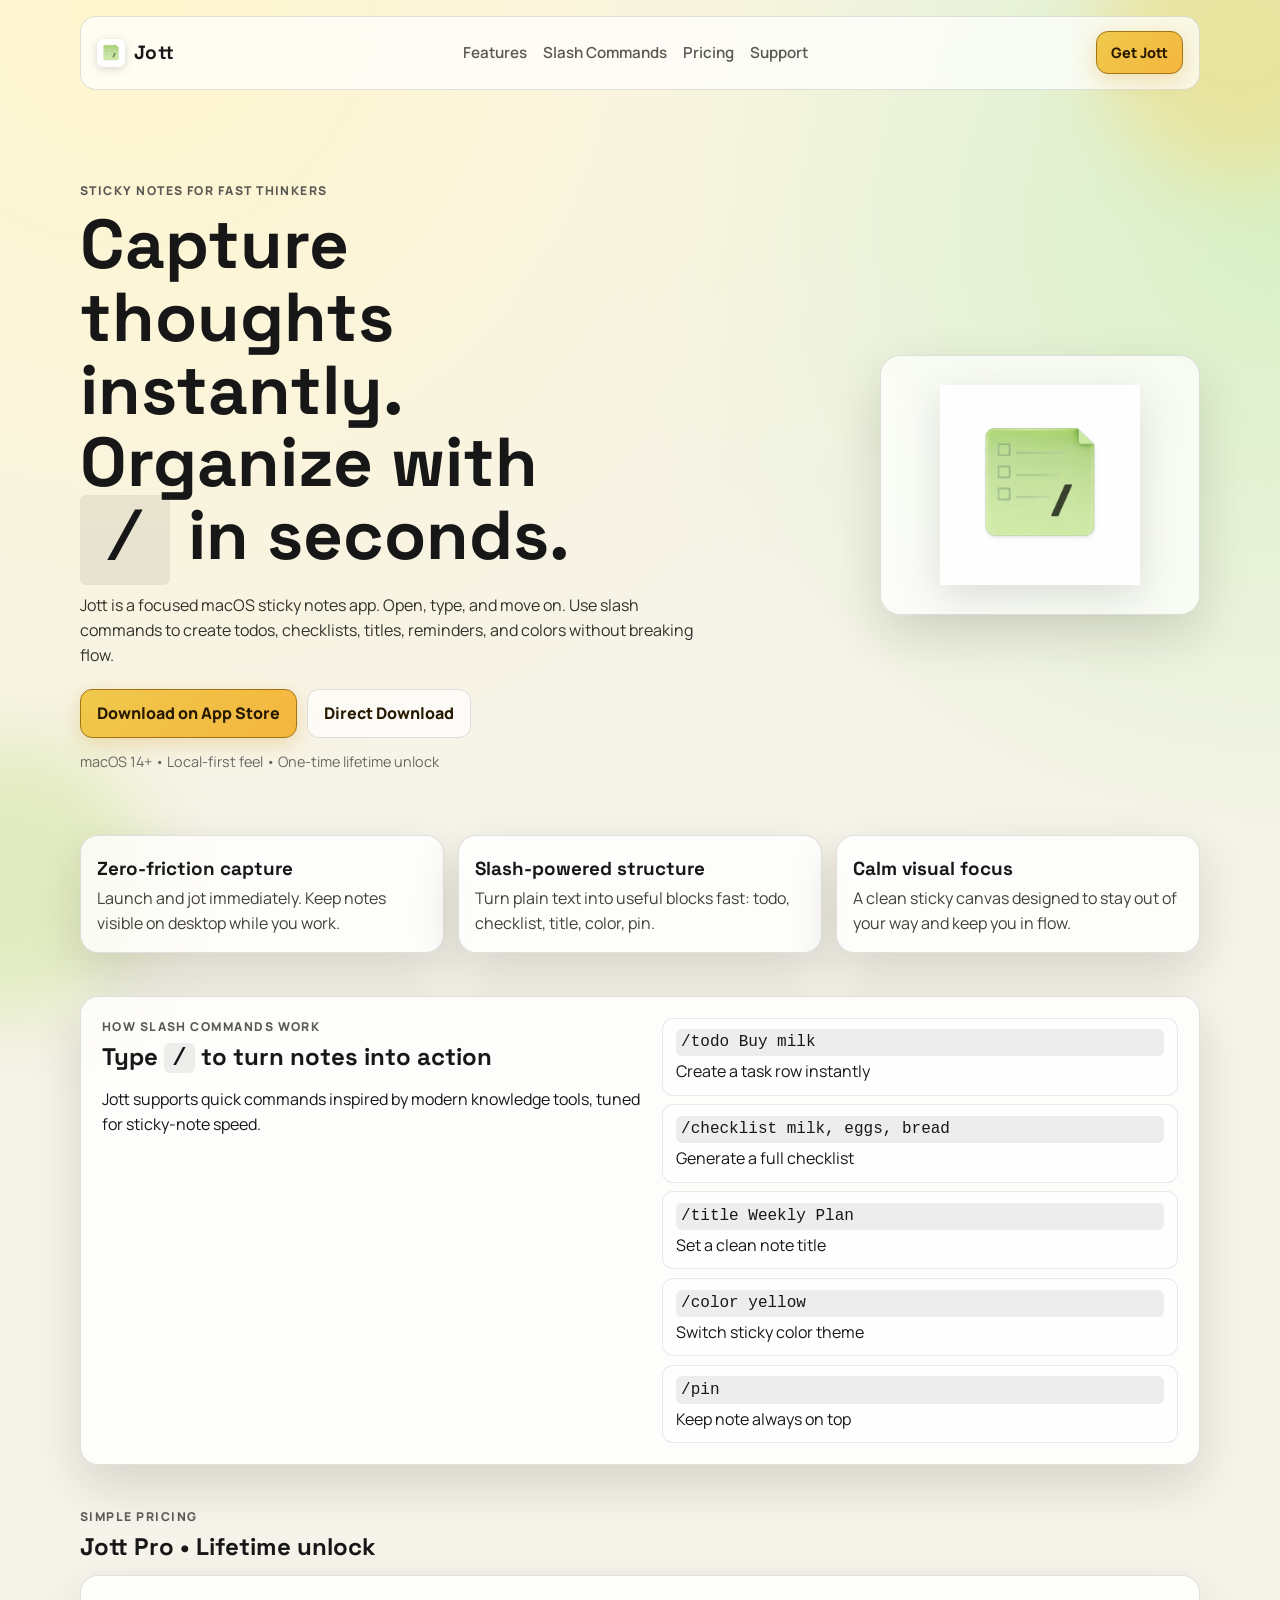
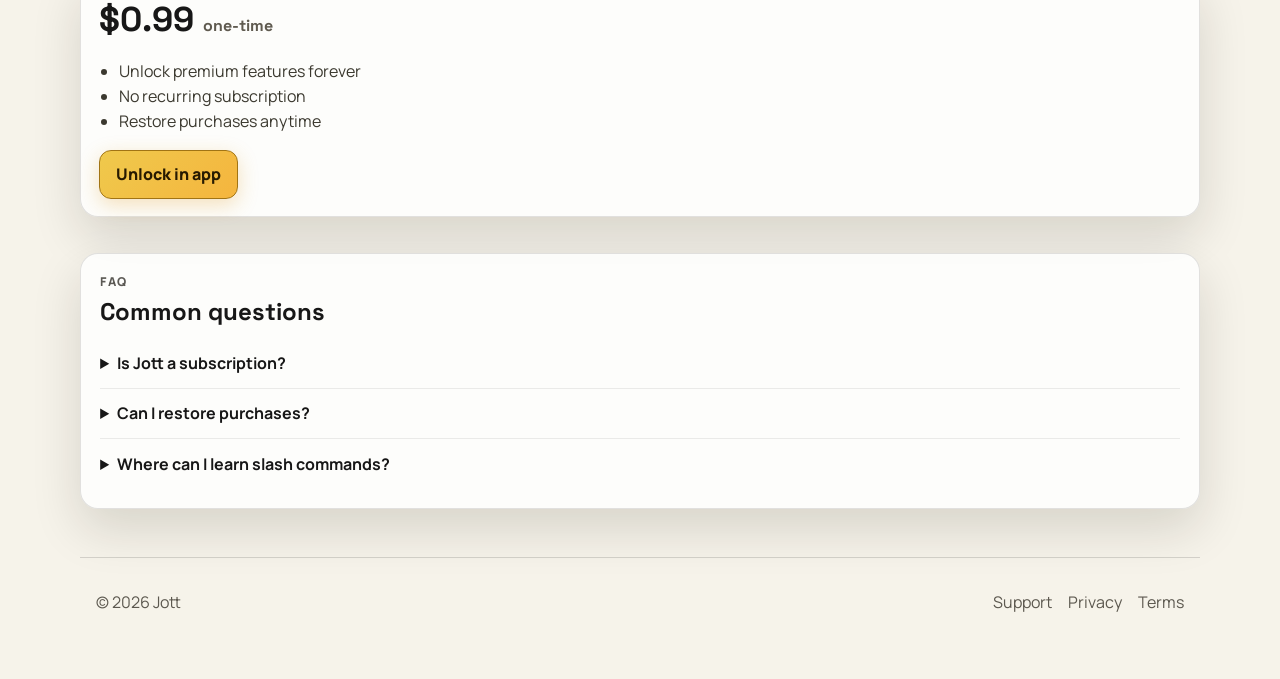
<file: website/index.html>
<!doctype html>
<html lang="en">

<head>
  <meta charset="UTF-8" />
  <meta name="viewport" content="width=device-width, initial-scale=1.0" />
  <title>Jott - Sticky Notes for Fast Thinkers</title>
  <meta name="description"
    content="Jott helps you capture thoughts instantly on macOS with clean sticky notes, slash commands, and one-time lifetime unlock." />
  <meta property="og:title" content="Jott - Sticky Notes for Fast Thinkers" />
  <meta property="og:description"
    content="Capture thoughts instantly with slash commands, quick sticky notes, and a distraction-free desktop workflow." />
  <meta property="og:type" content="website" />
  <meta property="og:url" content="https://jott.app" />
  <meta property="og:image" content="https://jott.app/jott-logo.png" />
  <meta name="theme-color" content="#f5df77" />
  <link rel="icon" type="image/png" href="./jott-logo.png" />
  <link rel="preconnect" href="https://fonts.googleapis.com" />
  <link rel="preconnect" href="https://fonts.gstatic.com" crossorigin />
  <link
    href="https://fonts.googleapis.com/css2?family=Manrope:wght@400;500;600;700;800&family=Space+Grotesk:wght@500;700&display=swap"
    rel="stylesheet" />
  <link rel="stylesheet" href="./styles.css" />
</head>

<body>
  <div class="bg-orb bg-orb-a" aria-hidden="true"></div>
  <div class="bg-orb bg-orb-b" aria-hidden="true"></div>

  <header class="site-header">
    <a class="brand" href="./index.html" aria-label="Jott Home">
      <img class="brand-logo" src="./jott-logo.png" alt="Jott logo" />
      <span>Jott</span>
    </a>
    <nav class="nav">
      <a href="#features">Features</a>
      <a href="#slash">Slash Commands</a>
      <a href="#pricing">Pricing</a>
      <a href="./support.html">Support</a>
    </nav>
    <a class="btn btn-small" href="#download">Get Jott</a>
  </header>

  <main>
    <section class="hero reveal">
      <div class="hero-layout">
        <div>
          <p class="eyebrow">Sticky notes for fast thinkers</p>
          <h1>Capture thoughts instantly.<br />Organize with <code>/</code> in seconds.</h1>
          <p class="hero-copy">
            Jott is a focused macOS sticky notes app. Open, type, and move on. Use slash
            commands to create todos, checklists, titles, reminders, and colors without breaking flow.
          </p>
          <div class="hero-actions" id="download">
            <a class="btn" href="#" aria-label="Download on Mac App Store">Download on App Store</a>
            <a class="btn btn-ghost" href="./Jot.dmg" download>Direct Download</a>
          </div>
          <p class="micro">macOS 14+ • Local-first feel • One-time lifetime unlock</p>
        </div>
        <aside class="hero-logo-panel" aria-label="Jott logo showcase">
          <img class="hero-logo" src="./jott-logo.png" alt="Jott logo" />
        </aside>
      </div>
    </section>

    <section class="grid-three reveal" id="features">
      <article class="feature-card">
        <h3>Zero-friction capture</h3>
        <p>Launch and jot immediately. Keep notes visible on desktop while you work.</p>
      </article>
      <article class="feature-card">
        <h3>Slash-powered structure</h3>
        <p>Turn plain text into useful blocks fast: todo, checklist, title, color, pin.</p>
      </article>
      <article class="feature-card">
        <h3>Calm visual focus</h3>
        <p>A clean sticky canvas designed to stay out of your way and keep you in flow.</p>
      </article>
    </section>

    <section class="slash reveal" id="slash">
      <div>
        <p class="eyebrow">How slash commands work</p>
        <h2>Type <code>/</code> to turn notes into action</h2>
        <p>
          Jott supports quick commands inspired by modern knowledge tools, tuned for sticky-note speed.
        </p>
      </div>
      <div class="command-list" role="list" aria-label="Slash commands examples">
        <p role="listitem"><code>/todo Buy milk</code><span>Create a task row instantly</span></p>
        <p role="listitem"><code>/checklist milk, eggs, bread</code><span>Generate a full checklist</span></p>
        <p role="listitem"><code>/title Weekly Plan</code><span>Set a clean note title</span></p>
        <p role="listitem"><code>/color yellow</code><span>Switch sticky color theme</span></p>
        <p role="listitem"><code>/pin</code><span>Keep note always on top</span></p>
      </div>
    </section>

    <section class="pricing reveal" id="pricing">
      <p class="eyebrow">Simple pricing</p>
      <h2>Jott Pro • Lifetime unlock</h2>
      <div class="price-box">
        <p class="price">$0.99 <span>one-time</span></p>
        <ul>
          <li>Unlock premium features forever</li>
          <li>No recurring subscription</li>
          <li>Restore purchases anytime</li>
        </ul>
        <a class="btn" href="#download">Unlock in app</a>
      </div>
    </section>

    <section class="faq reveal">
      <p class="eyebrow">FAQ</p>
      <h2>Common questions</h2>
      <details>
        <summary>Is Jott a subscription?</summary>
        <p>No. Jott Pro is a one-time lifetime purchase.</p>
      </details>
      <details>
        <summary>Can I restore purchases?</summary>
        <p>Yes. Use the in-app “Restore Purchases” action to sync your entitlement.</p>
      </details>
      <details>
        <summary>Where can I learn slash commands?</summary>
        <p>Inside the app: Help → Slash Commands Guide, or from the examples above.</p>
      </details>
    </section>
  </main>

  <footer class="site-footer">
    <p>© <span id="year"></span> Jott</p>
    <div>
      <a href="./support.html">Support</a>
      <a href="./privacy.html">Privacy</a>
      <a href="./terms.html">Terms</a>
    </div>
  </footer>

  <script src="./script.js"></script>
</body>

</html>
</file>
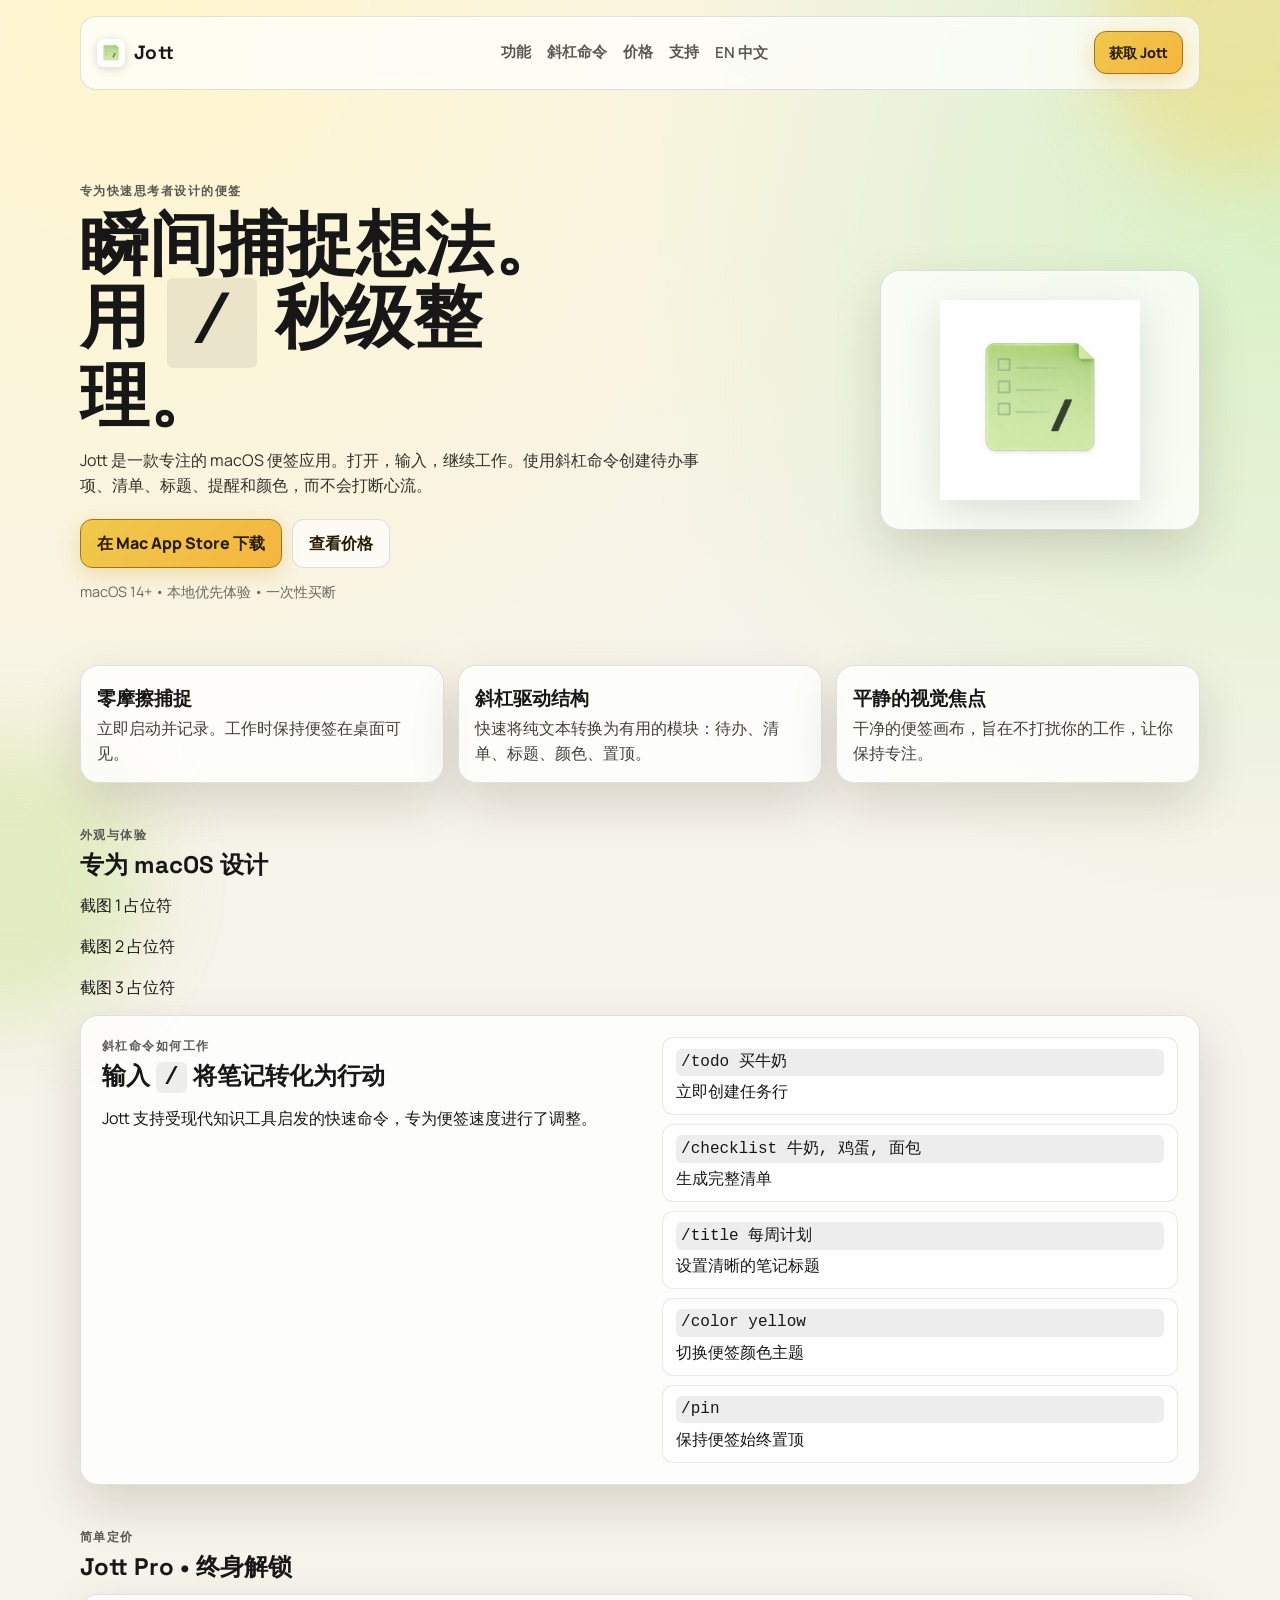
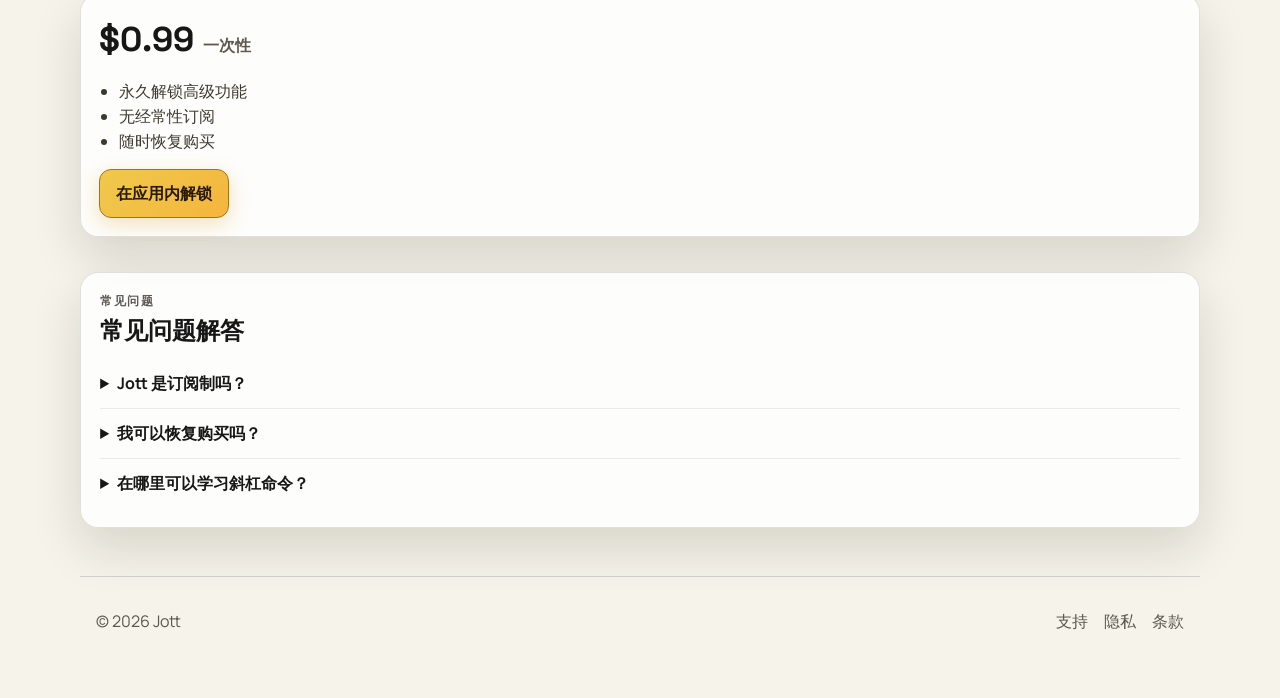
<file: website/index-zh.html>
<!doctype html>
<html lang="zh-CN">

<head>
  <meta charset="UTF-8" />
  <meta name="viewport" content="width=device-width, initial-scale=1.0" />
  <title>Jott - 快速思考者的便签工具</title>
  <meta name="description"
    content="Jott 帮助你在 macOS 上瞬间捕捉想法，拥有整洁的便签界面、斜杠命令和一次性买断制。" />
  <meta property="og:title" content="Jott - 快速思考者的便签工具" />
  <meta property="og:description"
    content="通过斜杠命令瞬间捕捉想法，快速便签，以及无干扰的桌面工作流。" />
  <meta property="og:type" content="website" />
  <meta property="og:url" content="https://jott.app/index-zh.html" />
  <meta property="og:image" content="https://jott.app/jott-logo.png" />
  <meta name="theme-color" content="#f5df77" />
  <link rel="icon" type="image/png" href="./jott-logo.png" />
  <link rel="preconnect" href="https://fonts.googleapis.com" />
  <link rel="preconnect" href="https://fonts.gstatic.com" crossorigin />
  <link
    href="https://fonts.googleapis.com/css2?family=Manrope:wght@400;500;600;700;800&family=Space+Grotesk:wght@500;700&display=swap"
    rel="stylesheet" />
  <link rel="stylesheet" href="./styles.css" />
</head>

<body>
  <div class="bg-orb bg-orb-a" aria-hidden="true"></div>
  <div class="bg-orb bg-orb-b" aria-hidden="true"></div>

  <header class="site-header">
    <a class="brand" href="./index-zh.html" aria-label="Jott 首页">
      <img class="brand-logo" src="./jott-logo.png" alt="Jott logo" />
      <span>Jott</span>
    </a>
    <nav class="nav">
      <a href="#features">功能</a>
      <a href="#slash">斜杠命令</a>
      <a href="#pricing">价格</a>
      <a href="./support-zh.html">支持</a>
      <div class="lang-switch">
        <a href="./index.html">EN</a>
        <a href="./index-zh.html" class="active">中文</a>
      </div>
    </nav>
    <a class="btn btn-small" href="#download">获取 Jott</a>
  </header>

  <main>
    <section class="hero reveal">
      <div class="hero-layout">
        <div>
          <p class="eyebrow">专为快速思考者设计的便签</p>
          <h1>瞬间捕捉想法。<br />用 <code>/</code> 秒级整理。</h1>
          <p class="hero-copy">
            Jott 是一款专注的 macOS 便签应用。打开，输入，继续工作。使用斜杠命令创建待办事项、清单、标题、提醒和颜色，而不会打断心流。
          </p>
          <div class="hero-actions" id="download">
            <a class="btn" href="#" aria-label="Download on Mac App Store">在 Mac App Store 下载</a>
            <a class="btn btn-ghost" href="#pricing">查看价格</a>
          </div>
          <p class="micro">macOS 14+ • 本地优先体验 • 一次性买断</p>
        </div>
        <aside class="hero-logo-panel" aria-label="Jott 品牌 Logo 展示">
          <img class="hero-logo" src="./jott-logo.png" alt="Jott logo" />
        </aside>
      </div>
    </section>

    <section class="grid-three reveal" id="features">
      <article class="feature-card">
        <h3>零摩擦捕捉</h3>
        <p>立即启动并记录。工作时保持便签在桌面可见。</p>
      </article>
      <article class="feature-card">
        <h3>斜杠驱动结构</h3>
        <p>快速将纯文本转换为有用的模块：待办、清单、标题、颜色、置顶。</p>
      </article>
      <article class="feature-card">
        <h3>平静的视觉焦点</h3>
        <p>干净的便签画布，旨在不打扰你的工作，让你保持专注。</p>
      </article>
    </section>

    <section class="screenshots reveal" id="screenshots">
      <p class="eyebrow">外观与体验</p>
      <h2>专为 macOS 设计</h2>
      <div class="screenshots-grid">
        <div class="screenshot-item">
          <p>截图 1 占位符</p>
          <!-- <img src="./screenshot1.png" alt="Jott 主窗口" class="screenshot-img" /> -->
        </div>
        <div class="screenshot-item">
          <p>截图 2 占位符</p>
          <!-- <img src="./screenshot2.png" alt="斜杠命令菜单" class="screenshot-img" /> -->
        </div>
        <div class="screenshot-item">
          <p>截图 3 占位符</p>
          <!-- <img src="./screenshot3.png" alt="深色模式" class="screenshot-img" /> -->
        </div>
      </div>
    </section>

    <section class="slash reveal" id="slash">
      <div>
        <p class="eyebrow">斜杠命令如何工作</p>
        <h2>输入 <code>/</code> 将笔记转化为行动</h2>
        <p>
          Jott 支持受现代知识工具启发的快速命令，专为便签速度进行了调整。
        </p>
      </div>
      <div class="command-list" role="list" aria-label="斜杠命令示例">
        <p role="listitem"><code>/todo 买牛奶</code><span>立即创建任务行</span></p>
        <p role="listitem"><code>/checklist 牛奶, 鸡蛋, 面包</code><span>生成完整清单</span></p>
        <p role="listitem"><code>/title 每周计划</code><span>设置清晰的笔记标题</span></p>
        <p role="listitem"><code>/color yellow</code><span>切换便签颜色主题</span></p>
        <p role="listitem"><code>/pin</code><span>保持便签始终置顶</span></p>
      </div>
    </section>

    <section class="pricing reveal" id="pricing">
      <p class="eyebrow">简单定价</p>
      <h2>Jott Pro • 终身解锁</h2>
      <div class="price-box">
        <p class="price">$0.99 <span>一次性</span></p>
        <ul>
          <li>永久解锁高级功能</li>
          <li>无经常性订阅</li>
          <li>随时恢复购买</li>
        </ul>
        <a class="btn" href="#download">在应用内解锁</a>
      </div>
    </section>

    <section class="faq reveal">
      <p class="eyebrow">常见问题</p>
      <h2>常见问题解答</h2>
      <details>
        <summary>Jott 是订阅制吗？</summary>
        <p>不是。Jott Pro 是一次性终身购买。</p>
      </details>
      <details>
        <summary>我可以恢复购买吗？</summary>
        <p>可以。使用应用内的“恢复购买”操作来同步你的权益。</p>
      </details>
      <details>
        <summary>在哪里可以学习斜杠命令？</summary>
        <p>在应用内：帮助 → 斜杠命令指南，或者参考上面的示例。</p>
      </details>
    </section>
  </main>

  <footer class="site-footer">
    <p>© <span id="year"></span> Jott</p>
    <div>
      <a href="./support-zh.html">支持</a>
      <a href="./privacy-zh.html">隐私</a>
      <a href="./terms-zh.html">条款</a>
    </div>
  </footer>

  <script src="./script.js"></script>
</body>

</html>
</file>
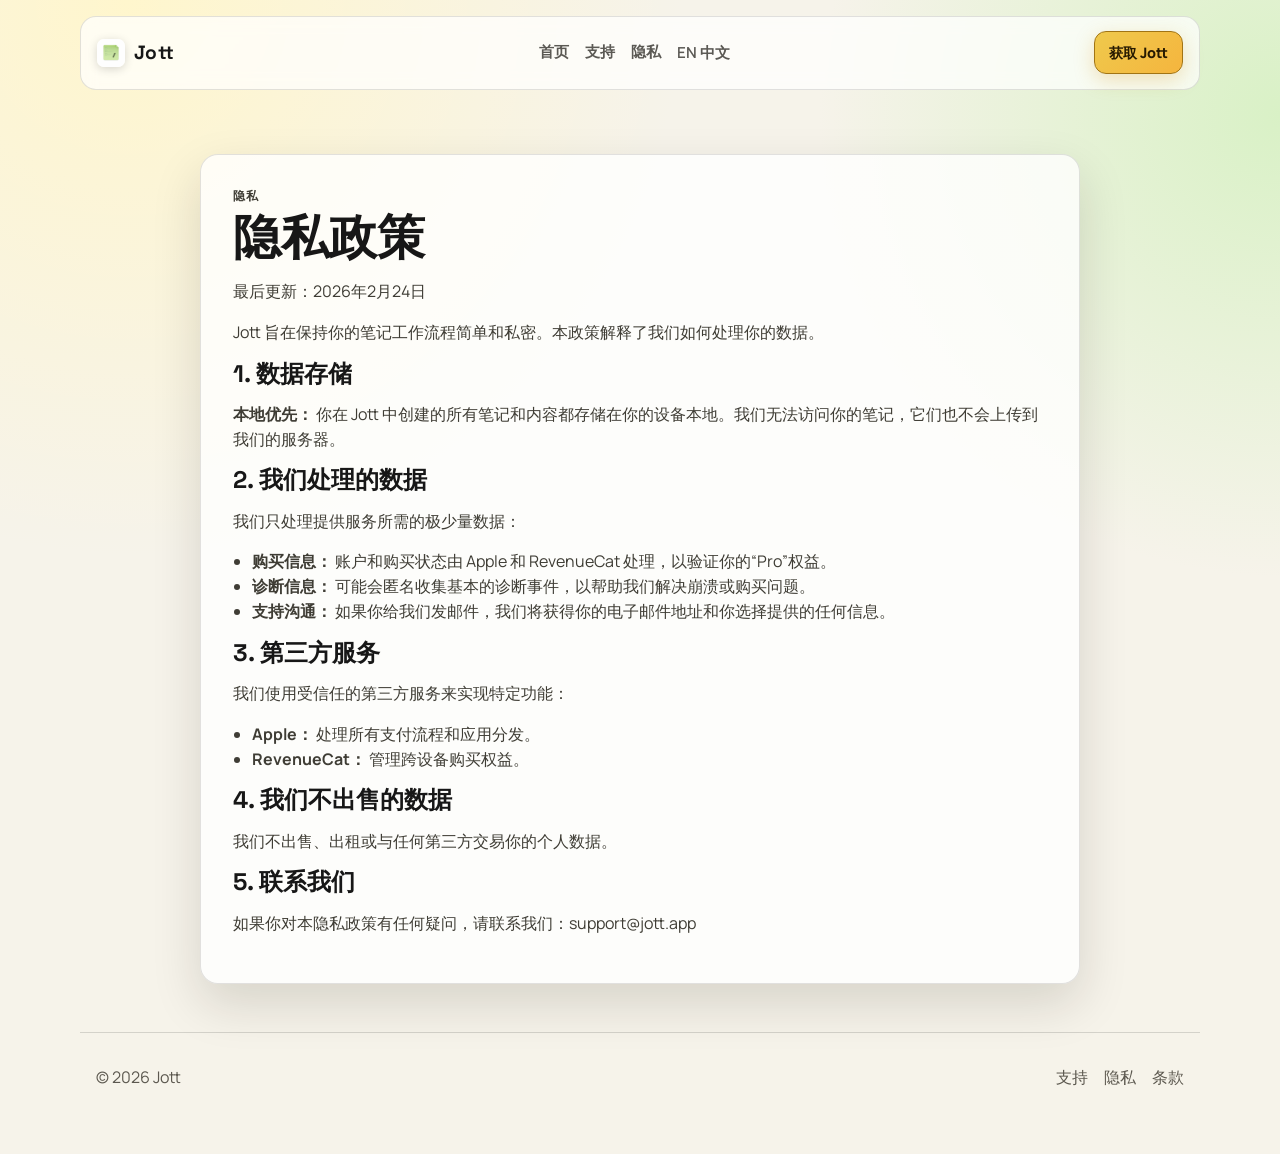
<file: website/privacy-zh.html>
<!doctype html>
<html lang="zh-CN">
  <head>
    <meta charset="UTF-8" />
    <meta name="viewport" content="width=device-width, initial-scale=1.0" />
    <title>Jott 隐私政策</title>
    <meta name="description" content="Jott 的隐私政策。" />
    <link rel="icon" type="image/png" href="./jott-logo.png" />
    <link rel="preconnect" href="https://fonts.googleapis.com" />
    <link rel="preconnect" href="https://fonts.gstatic.com" crossorigin />
    <link
      href="https://fonts.googleapis.com/css2?family=Manrope:wght@400;500;600;700;800&family=Space+Grotesk:wght@500;700&display=swap"
      rel="stylesheet"
    />
    <link rel="stylesheet" href="./styles.css" />
  </head>
  <body>
    <header class="site-header">
      <a class="brand" href="./index-zh.html"><img class="brand-logo" src="./jott-logo.png" alt="Jott logo" /><span>Jott</span></a>
      <nav class="nav">
        <a href="./index-zh.html">首页</a>
        <a href="./support-zh.html">支持</a>
        <a href="./privacy-zh.html">隐私</a>
        <div class="lang-switch">
          <a href="./privacy.html">EN</a>
          <a href="./privacy-zh.html" class="active">中文</a>
        </div>
      </nav>
      <a class="btn btn-small" href="./index-zh.html#download">获取 Jott</a>
    </header>

    <main class="page-shell reveal visible">
      <p class="eyebrow">隐私</p>
      <h1>隐私政策</h1>
      <p>最后更新：2026年2月24日</p>
      <p>
        Jott 旨在保持你的笔记工作流程简单和私密。本政策解释了我们如何处理你的数据。
      </p>

      <h2>1. 数据存储</h2>
      <p>
        <strong>本地优先：</strong> 你在 Jott 中创建的所有笔记和内容都存储在你的设备本地。我们无法访问你的笔记，它们也不会上传到我们的服务器。
      </p>

      <h2>2. 我们处理的数据</h2>
      <p>我们只处理提供服务所需的极少量数据：</p>
      <ul>
        <li><strong>购买信息：</strong> 账户和购买状态由 Apple 和 RevenueCat 处理，以验证你的“Pro”权益。</li>
        <li><strong>诊断信息：</strong> 可能会匿名收集基本的诊断事件，以帮助我们解决崩溃或购买问题。</li>
        <li><strong>支持沟通：</strong> 如果你给我们发邮件，我们将获得你的电子邮件地址和你选择提供的任何信息。</li>
      </ul>

      <h2>3. 第三方服务</h2>
      <p>
        我们使用受信任的第三方服务来实现特定功能：
      </p>
      <ul>
        <li><strong>Apple：</strong> 处理所有支付流程和应用分发。</li>
        <li><strong>RevenueCat：</strong> 管理跨设备购买权益。</li>
      </ul>

      <h2>4. 我们不出售的数据</h2>
      <p>我们不出售、出租或与任何第三方交易你的个人数据。</p>

      <h2>5. 联系我们</h2>
      <p>如果你对本隐私政策有任何疑问，请联系我们：<a href="mailto:support@jott.app">support@jott.app</a></p>
    </main>

    <footer class="site-footer">
      <p>© <span id="year"></span> Jott</p>
      <div>
        <a href="./support-zh.html">支持</a>
        <a href="./privacy-zh.html">隐私</a>
        <a href="./terms-zh.html">条款</a>
      </div>
    </footer>

    <script src="./script.js"></script>
  </body>
</html>
</file>
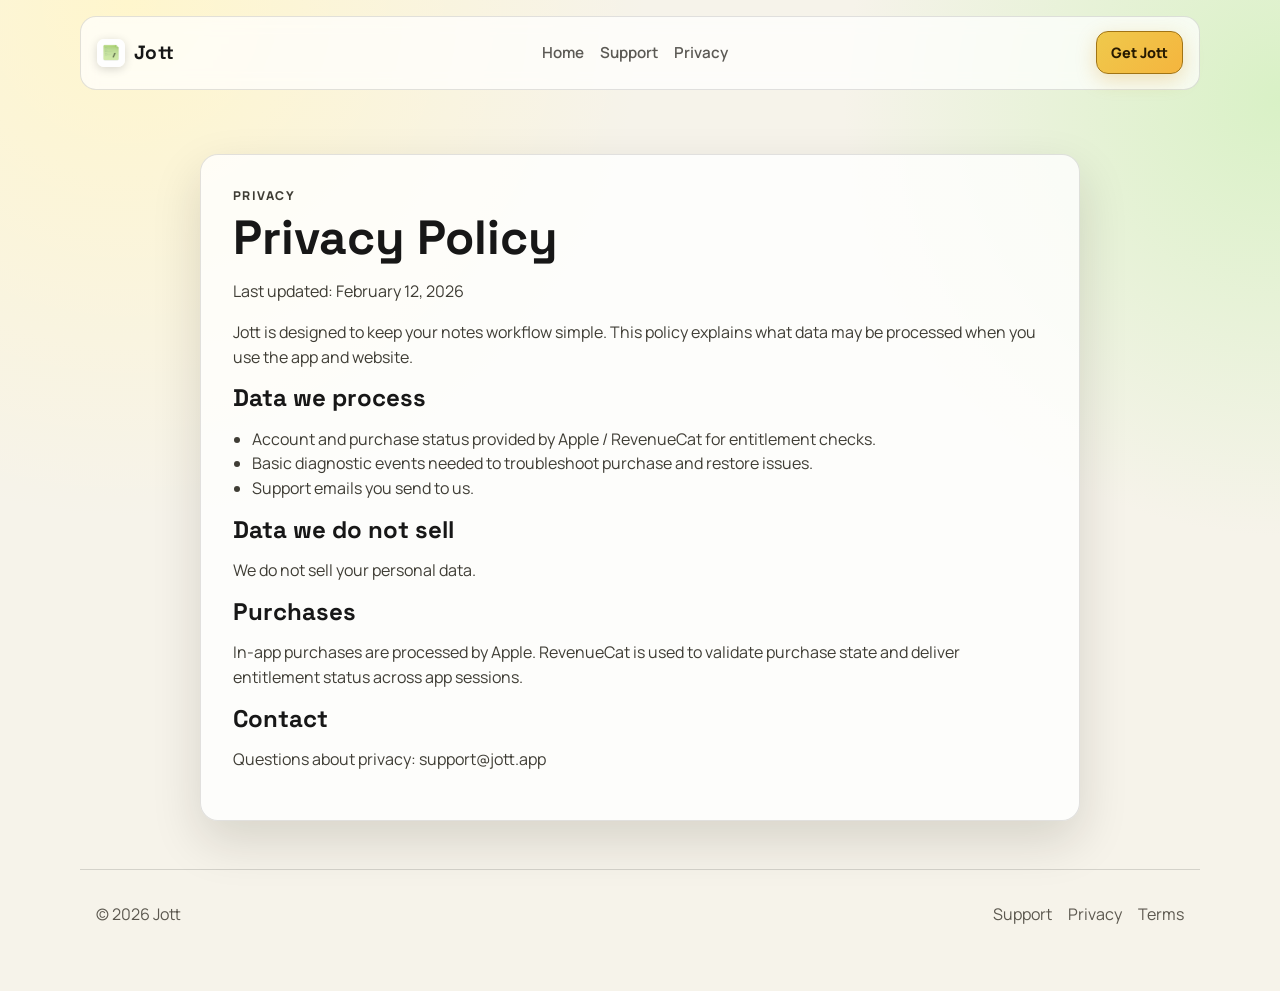
<file: website/privacy.html>
<!doctype html>
<html lang="en">
  <head>
    <meta charset="UTF-8" />
    <meta name="viewport" content="width=device-width, initial-scale=1.0" />
    <title>Jott Privacy Policy</title>
    <meta name="description" content="Privacy policy for Jott." />
    <link rel="icon" type="image/png" href="./jott-logo.png" />
    <link rel="preconnect" href="https://fonts.googleapis.com" />
    <link rel="preconnect" href="https://fonts.gstatic.com" crossorigin />
    <link
      href="https://fonts.googleapis.com/css2?family=Manrope:wght@400;500;600;700;800&family=Space+Grotesk:wght@500;700&display=swap"
      rel="stylesheet"
    />
    <link rel="stylesheet" href="./styles.css" />
  </head>
  <body>
    <header class="site-header">
      <a class="brand" href="./index.html"><img class="brand-logo" src="./jott-logo.png" alt="Jott logo" /><span>Jott</span></a>
      <nav class="nav">
        <a href="./index.html">Home</a>
        <a href="./support.html">Support</a>
        <a href="./privacy.html">Privacy</a>
      </nav>
      <a class="btn btn-small" href="./index.html#download">Get Jott</a>
    </header>

    <main class="page-shell reveal visible">
      <p class="eyebrow">Privacy</p>
      <h1>Privacy Policy</h1>
      <p>Last updated: February 12, 2026</p>
      <p>
        Jott is designed to keep your notes workflow simple. This policy explains what data may be
        processed when you use the app and website.
      </p>

      <h2>Data we process</h2>
      <ul>
        <li>Account and purchase status provided by Apple / RevenueCat for entitlement checks.</li>
        <li>Basic diagnostic events needed to troubleshoot purchase and restore issues.</li>
        <li>Support emails you send to us.</li>
      </ul>

      <h2>Data we do not sell</h2>
      <p>We do not sell your personal data.</p>

      <h2>Purchases</h2>
      <p>
        In-app purchases are processed by Apple. RevenueCat is used to validate purchase state and
        deliver entitlement status across app sessions.
      </p>

      <h2>Contact</h2>
      <p>Questions about privacy: <a href="mailto:support@jott.app">support@jott.app</a></p>
    </main>

    <footer class="site-footer">
      <p>© <span id="year"></span> Jott</p>
      <div>
        <a href="./support.html">Support</a>
        <a href="./privacy.html">Privacy</a>
        <a href="./terms.html">Terms</a>
      </div>
    </footer>

    <script src="./script.js"></script>
  </body>
</html>
</file>
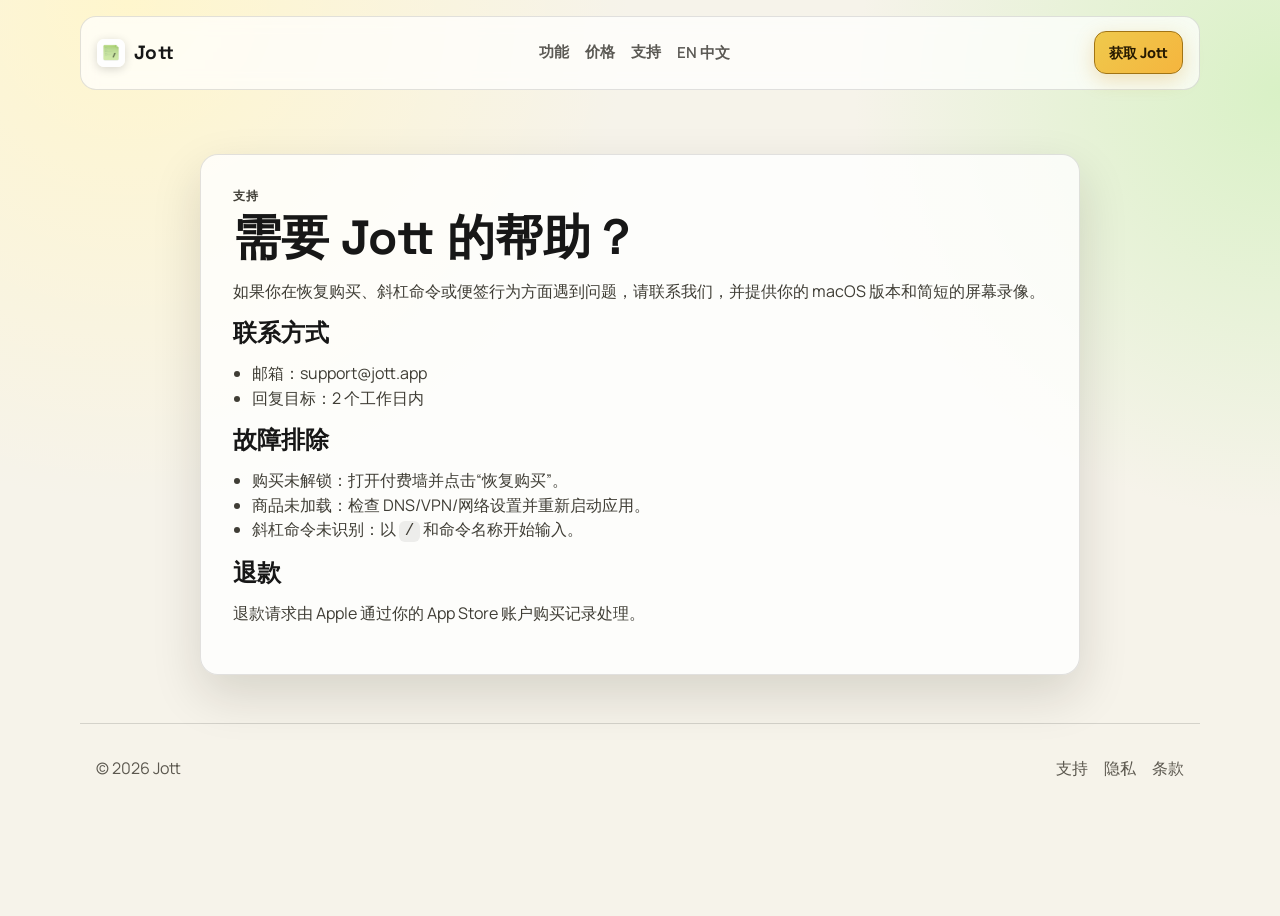
<file: website/support-zh.html>
<!doctype html>
<html lang="zh-CN">
  <head>
    <meta charset="UTF-8" />
    <meta name="viewport" content="width=device-width, initial-scale=1.0" />
    <title>Jott 支持</title>
    <meta name="description" content="Jott 的支持、故障排除和联系方式。" />
    <link rel="icon" type="image/png" href="./jott-logo.png" />
    <link rel="preconnect" href="https://fonts.googleapis.com" />
    <link rel="preconnect" href="https://fonts.gstatic.com" crossorigin />
    <link
      href="https://fonts.googleapis.com/css2?family=Manrope:wght@400;500;600;700;800&family=Space+Grotesk:wght@500;700&display=swap"
      rel="stylesheet"
    />
    <link rel="stylesheet" href="./styles.css" />
  </head>
  <body>
    <header class="site-header">
      <a class="brand" href="./index-zh.html"><img class="brand-logo" src="./jott-logo.png" alt="Jott logo" /><span>Jott</span></a>
      <nav class="nav">
        <a href="./index-zh.html#features">功能</a>
        <a href="./index-zh.html#pricing">价格</a>
        <a href="./support-zh.html">支持</a>
        <div class="lang-switch">
          <a href="./support.html">EN</a>
          <a href="./support-zh.html" class="active">中文</a>
        </div>
      </nav>
      <a class="btn btn-small" href="./index-zh.html#download">获取 Jott</a>
    </header>

    <main class="page-shell reveal visible">
      <p class="eyebrow">支持</p>
      <h1>需要 Jott 的帮助？</h1>
      <p>
        如果你在恢复购买、斜杠命令或便签行为方面遇到问题，请联系我们，并提供你的 macOS 版本和简短的屏幕录像。
      </p>

      <h2>联系方式</h2>
      <ul>
        <li>邮箱：<a href="mailto:support@jott.app">support@jott.app</a></li>
        <li>回复目标：2 个工作日内</li>
      </ul>

      <h2>故障排除</h2>
      <ul>
        <li>购买未解锁：打开付费墙并点击“恢复购买”。</li>
        <li>商品未加载：检查 DNS/VPN/网络设置并重新启动应用。</li>
        <li>斜杠命令未识别：以 <code>/</code> 和命令名称开始输入。</li>
      </ul>

      <h2>退款</h2>
      <p>
        退款请求由 Apple 通过你的 App Store 账户购买记录处理。
      </p>
    </main>

    <footer class="site-footer">
      <p>© <span id="year"></span> Jott</p>
      <div>
        <a href="./support-zh.html">支持</a>
        <a href="./privacy-zh.html">隐私</a>
        <a href="./terms-zh.html">条款</a>
      </div>
    </footer>

    <script src="./script.js"></script>
  </body>
</html>
</file>
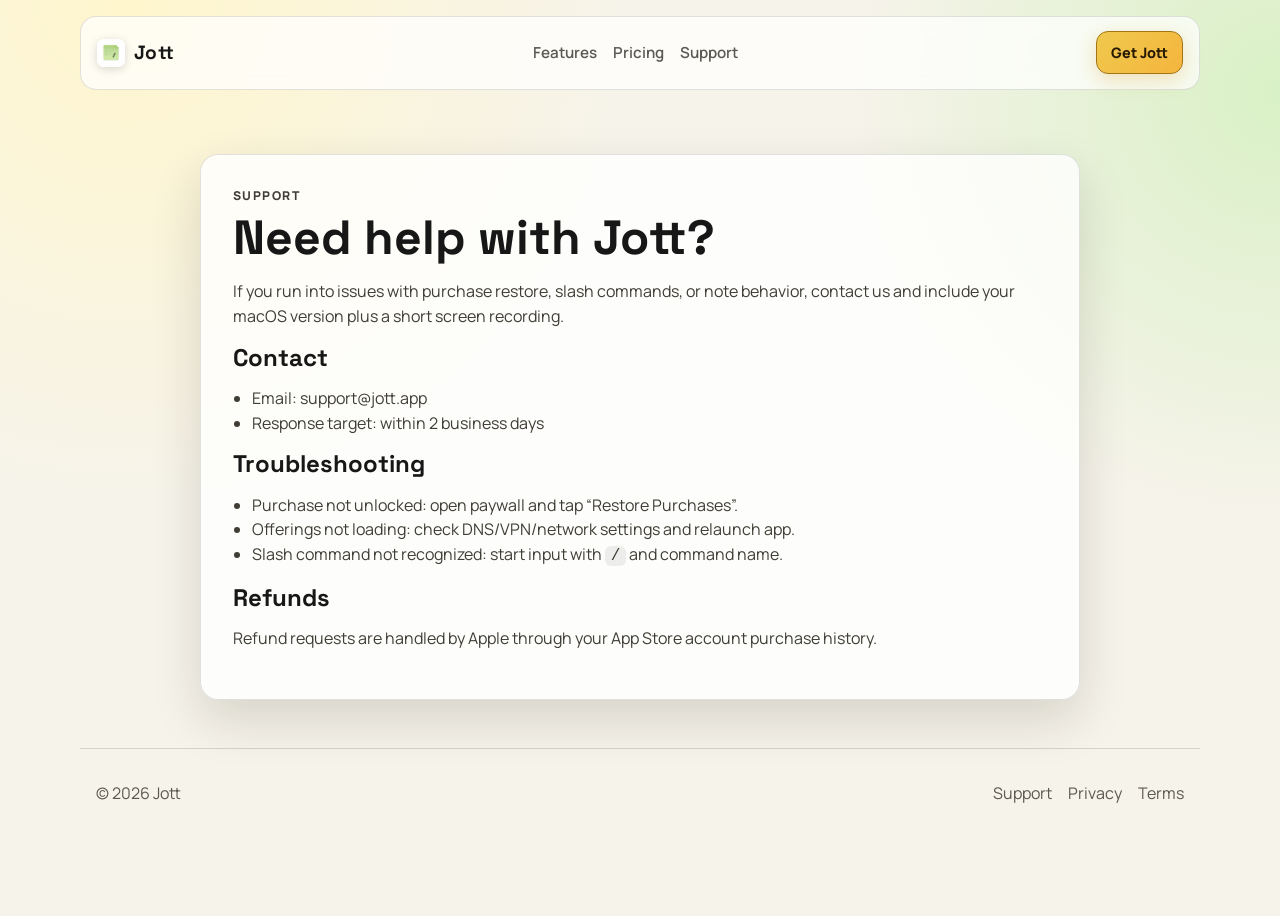
<file: website/support.html>
<!doctype html>
<html lang="en">
  <head>
    <meta charset="UTF-8" />
    <meta name="viewport" content="width=device-width, initial-scale=1.0" />
    <title>Jott Support</title>
    <meta name="description" content="Support, troubleshooting, and contact for Jott." />
    <link rel="icon" type="image/png" href="./jott-logo.png" />
    <link rel="preconnect" href="https://fonts.googleapis.com" />
    <link rel="preconnect" href="https://fonts.gstatic.com" crossorigin />
    <link
      href="https://fonts.googleapis.com/css2?family=Manrope:wght@400;500;600;700;800&family=Space+Grotesk:wght@500;700&display=swap"
      rel="stylesheet"
    />
    <link rel="stylesheet" href="./styles.css" />
  </head>
  <body>
    <header class="site-header">
      <a class="brand" href="./index.html"><img class="brand-logo" src="./jott-logo.png" alt="Jott logo" /><span>Jott</span></a>
      <nav class="nav">
        <a href="./index.html#features">Features</a>
        <a href="./index.html#pricing">Pricing</a>
        <a href="./support.html">Support</a>
      </nav>
      <a class="btn btn-small" href="./index.html#download">Get Jott</a>
    </header>

    <main class="page-shell reveal visible">
      <p class="eyebrow">Support</p>
      <h1>Need help with Jott?</h1>
      <p>
        If you run into issues with purchase restore, slash commands, or note behavior,
        contact us and include your macOS version plus a short screen recording.
      </p>

      <h2>Contact</h2>
      <ul>
        <li>Email: <a href="mailto:support@jott.app">support@jott.app</a></li>
        <li>Response target: within 2 business days</li>
      </ul>

      <h2>Troubleshooting</h2>
      <ul>
        <li>Purchase not unlocked: open paywall and tap “Restore Purchases”.</li>
        <li>Offerings not loading: check DNS/VPN/network settings and relaunch app.</li>
        <li>Slash command not recognized: start input with <code>/</code> and command name.</li>
      </ul>

      <h2>Refunds</h2>
      <p>
        Refund requests are handled by Apple through your App Store account purchase history.
      </p>
    </main>

    <footer class="site-footer">
      <p>© <span id="year"></span> Jott</p>
      <div>
        <a href="./support.html">Support</a>
        <a href="./privacy.html">Privacy</a>
        <a href="./terms.html">Terms</a>
      </div>
    </footer>

    <script src="./script.js"></script>
  </body>
</html>
</file>
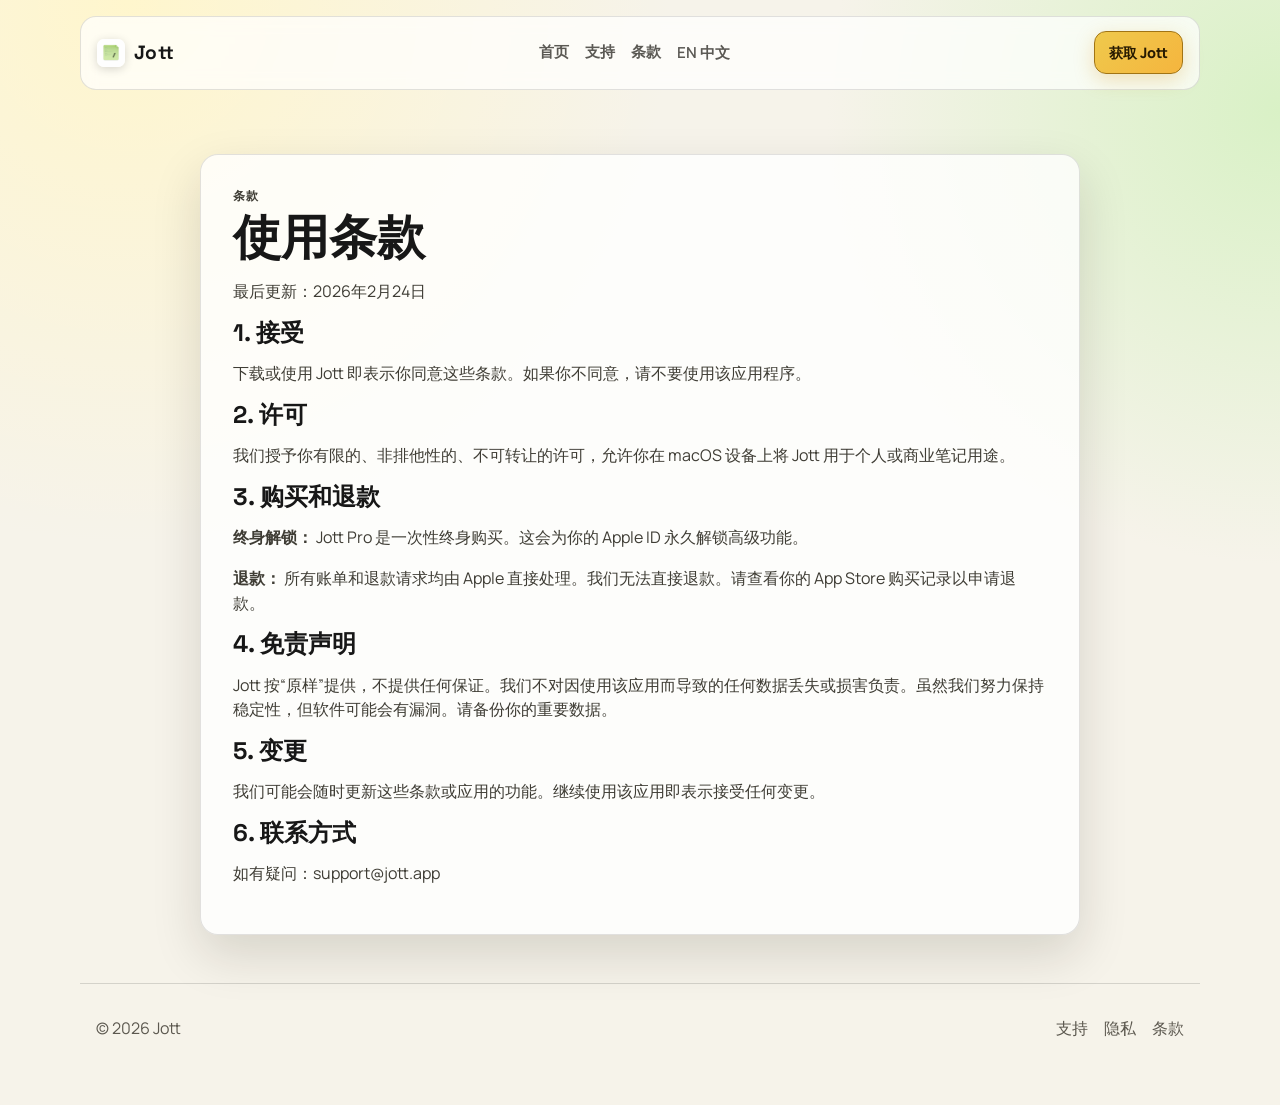
<file: website/terms-zh.html>
<!doctype html>
<html lang="zh-CN">
  <head>
    <meta charset="UTF-8" />
    <meta name="viewport" content="width=device-width, initial-scale=1.0" />
    <title>Jott 使用条款</title>
    <meta name="description" content="Jott 的使用条款。" />
    <link rel="icon" type="image/png" href="./jott-logo.png" />
    <link rel="preconnect" href="https://fonts.googleapis.com" />
    <link rel="preconnect" href="https://fonts.gstatic.com" crossorigin />
    <link
      href="https://fonts.googleapis.com/css2?family=Manrope:wght@400;500;600;700;800&family=Space+Grotesk:wght@500;700&display=swap"
      rel="stylesheet"
    />
    <link rel="stylesheet" href="./styles.css" />
  </head>
  <body>
    <header class="site-header">
      <a class="brand" href="./index-zh.html"><img class="brand-logo" src="./jott-logo.png" alt="Jott logo" /><span>Jott</span></a>
      <nav class="nav">
        <a href="./index-zh.html">首页</a>
        <a href="./support-zh.html">支持</a>
        <a href="./terms-zh.html">条款</a>
        <div class="lang-switch">
          <a href="./terms.html">EN</a>
          <a href="./terms-zh.html" class="active">中文</a>
        </div>
      </nav>
      <a class="btn btn-small" href="./index-zh.html#download">获取 Jott</a>
    </header>

    <main class="page-shell reveal visible">
      <p class="eyebrow">条款</p>
      <h1>使用条款</h1>
      <p>最后更新：2026年2月24日</p>

      <h2>1. 接受</h2>
      <p>下载或使用 Jott 即表示你同意这些条款。如果你不同意，请不要使用该应用程序。</p>

      <h2>2. 许可</h2>
      <p>
        我们授予你有限的、非排他性的、不可转让的许可，允许你在 macOS 设备上将 Jott 用于个人或商业笔记用途。
      </p>

      <h2>3. 购买和退款</h2>
      <p>
        <strong>终身解锁：</strong> Jott Pro 是一次性终身购买。这会为你的 Apple ID 永久解锁高级功能。
      </p>
      <p>
        <strong>退款：</strong> 所有账单和退款请求均由 Apple 直接处理。我们无法直接退款。请查看你的 App Store 购买记录以申请退款。
      </p>

      <h2>4. 免责声明</h2>
      <p>
        Jott 按“原样”提供，不提供任何保证。我们不对因使用该应用而导致的任何数据丢失或损害负责。虽然我们努力保持稳定性，但软件可能会有漏洞。请备份你的重要数据。
      </p>

      <h2>5. 变更</h2>
      <p>
        我们可能会随时更新这些条款或应用的功能。继续使用该应用即表示接受任何变更。
      </p>

      <h2>6. 联系方式</h2>
      <p>如有疑问：<a href="mailto:support@jott.app">support@jott.app</a></p>
    </main>

    <footer class="site-footer">
      <p>© <span id="year"></span> Jott</p>
      <div>
        <a href="./support-zh.html">支持</a>
        <a href="./privacy-zh.html">隐私</a>
        <a href="./terms-zh.html">条款</a>
      </div>
    </footer>

    <script src="./script.js"></script>
  </body>
</html>
</file>
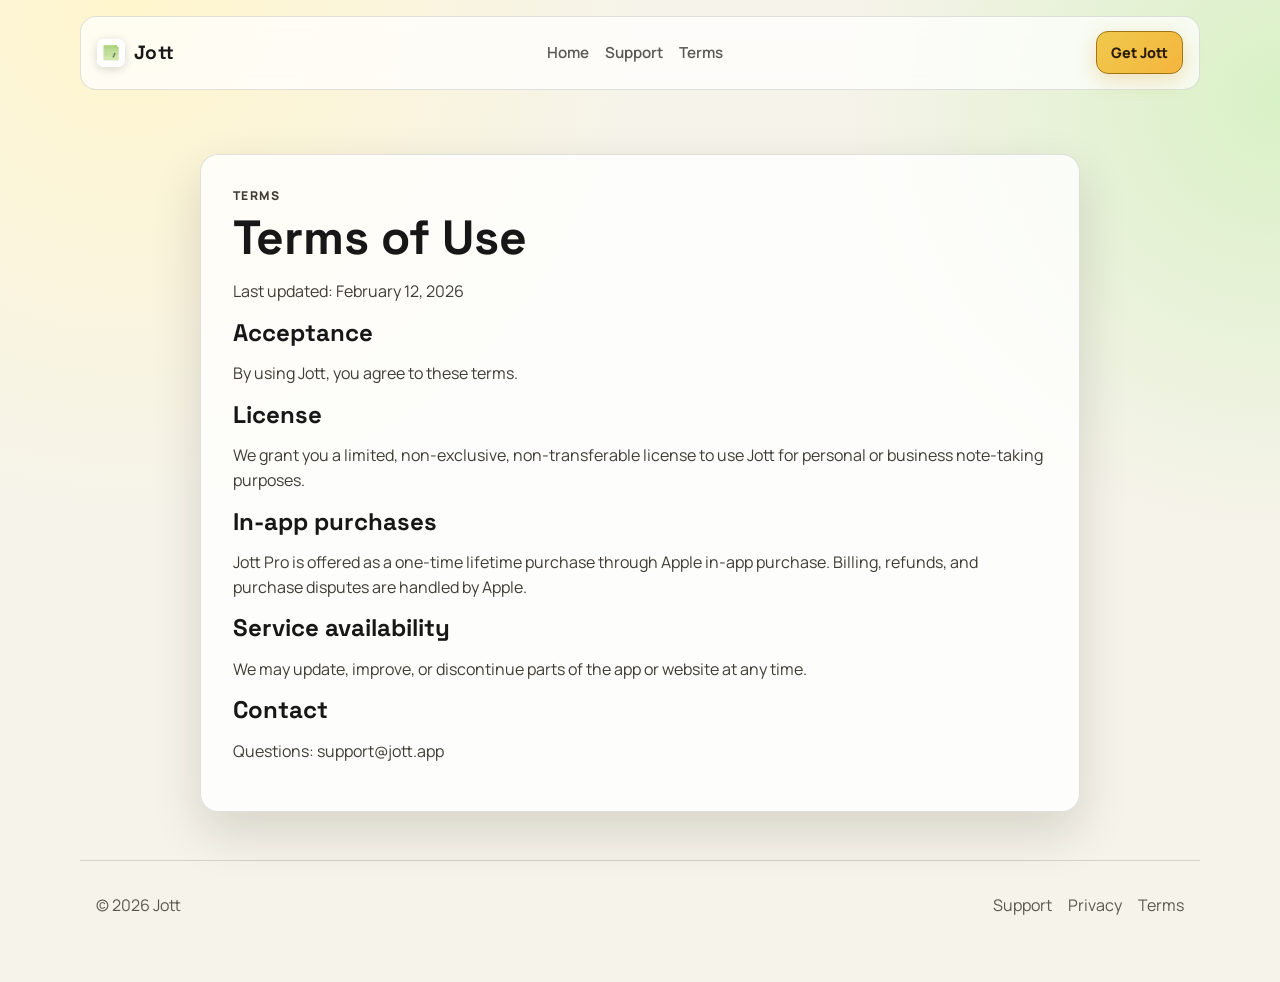
<file: website/terms.html>
<!doctype html>
<html lang="en">
  <head>
    <meta charset="UTF-8" />
    <meta name="viewport" content="width=device-width, initial-scale=1.0" />
    <title>Jott Terms of Use</title>
    <meta name="description" content="Terms of use for Jott." />
    <link rel="icon" type="image/png" href="./jott-logo.png" />
    <link rel="preconnect" href="https://fonts.googleapis.com" />
    <link rel="preconnect" href="https://fonts.gstatic.com" crossorigin />
    <link
      href="https://fonts.googleapis.com/css2?family=Manrope:wght@400;500;600;700;800&family=Space+Grotesk:wght@500;700&display=swap"
      rel="stylesheet"
    />
    <link rel="stylesheet" href="./styles.css" />
  </head>
  <body>
    <header class="site-header">
      <a class="brand" href="./index.html"><img class="brand-logo" src="./jott-logo.png" alt="Jott logo" /><span>Jott</span></a>
      <nav class="nav">
        <a href="./index.html">Home</a>
        <a href="./support.html">Support</a>
        <a href="./terms.html">Terms</a>
      </nav>
      <a class="btn btn-small" href="./index.html#download">Get Jott</a>
    </header>

    <main class="page-shell reveal visible">
      <p class="eyebrow">Terms</p>
      <h1>Terms of Use</h1>
      <p>Last updated: February 12, 2026</p>

      <h2>Acceptance</h2>
      <p>By using Jott, you agree to these terms.</p>

      <h2>License</h2>
      <p>
        We grant you a limited, non-exclusive, non-transferable license to use Jott for personal or
        business note-taking purposes.
      </p>

      <h2>In-app purchases</h2>
      <p>
        Jott Pro is offered as a one-time lifetime purchase through Apple in-app purchase.
        Billing, refunds, and purchase disputes are handled by Apple.
      </p>

      <h2>Service availability</h2>
      <p>
        We may update, improve, or discontinue parts of the app or website at any time.
      </p>

      <h2>Contact</h2>
      <p>Questions: <a href="mailto:support@jott.app">support@jott.app</a></p>
    </main>

    <footer class="site-footer">
      <p>© <span id="year"></span> Jott</p>
      <div>
        <a href="./support.html">Support</a>
        <a href="./privacy.html">Privacy</a>
        <a href="./terms.html">Terms</a>
      </div>
    </footer>

    <script src="./script.js"></script>
  </body>
</html>
</file>
<file: website/styles.css>
:root {
  --bg: #f6f3ea;
  --ink: #171717;
  --muted: #5b5954;
  --card: rgba(255, 255, 255, 0.78);
  --line: rgba(23, 23, 23, 0.12);
  --accent: #efc94c;
  --accent-strong: #d6971e;
  --accent-2: #b8dd6a;
  --shadow: 0 20px 50px rgba(27, 21, 4, 0.14);
}

* {
  box-sizing: border-box;
}

html,
body {
  margin: 0;
  padding: 0;
}

body {
  min-height: 100vh;
  color: var(--ink);
  background: radial-gradient(circle at 10% 0%, #fff6cd 0%, transparent 34%),
    radial-gradient(circle at 100% 10%, #d9f1c6 0%, transparent 28%), var(--bg);
  font-family: "Manrope", "Avenir Next", "Helvetica Neue", sans-serif;
  line-height: 1.55;
}

a {
  color: inherit;
  text-decoration: none;
}

main {
  width: min(1120px, calc(100vw - 2rem));
  margin: 0 auto;
}

.bg-orb {
  position: fixed;
  width: 280px;
  height: 280px;
  border-radius: 50%;
  z-index: -1;
  filter: blur(40px);
}

.bg-orb-a {
  background: #f0d66f;
  top: -100px;
  right: -100px;
  opacity: 0.5;
}

.bg-orb-b {
  background: #b8dd6a;
  left: -130px;
  bottom: -120px;
  opacity: 0.32;
}

.site-header {
  width: min(1120px, calc(100vw - 2rem));
  margin: 1rem auto;
  padding: 0.9rem 1rem;
  border: 1px solid var(--line);
  border-radius: 16px;
  background: rgba(255, 255, 255, 0.72);
  backdrop-filter: blur(8px);
  display: flex;
  align-items: center;
  justify-content: space-between;
  gap: 1rem;
  position: sticky;
  top: 10px;
  z-index: 20;
}

.brand {
  display: inline-flex;
  align-items: center;
  gap: 0.55rem;
  font-family: "Space Grotesk", "Manrope", sans-serif;
  font-size: 1.2rem;
  letter-spacing: 0.02em;
  font-weight: 700;
}

.brand-logo {
  width: 28px;
  height: 28px;
  object-fit: contain;
  border-radius: 7px;
  box-shadow: 0 2px 10px rgba(0, 0, 0, 0.16);
}

.nav {
  display: flex;
  gap: 1rem;
}

.nav a {
  color: var(--muted);
  font-weight: 600;
  font-size: 0.95rem;
}

.nav a:hover {
  color: var(--ink);
}

.btn {
  display: inline-flex;
  align-items: center;
  justify-content: center;
  border: 1px solid #a17414;
  background: linear-gradient(135deg, var(--accent), #f5b53e);
  color: #271a00;
  padding: 0.7rem 1rem;
  border-radius: 12px;
  font-weight: 800;
  transition: transform 0.2s ease, box-shadow 0.2s ease;
  box-shadow: 0 6px 20px rgba(214, 151, 30, 0.28);
}

.btn:hover {
  transform: translateY(-2px);
}

.btn-small {
  font-size: 0.9rem;
  padding: 0.58rem 0.88rem;
}

.btn-ghost {
  border: 1px solid var(--line);
  background: rgba(255, 255, 255, 0.65);
  box-shadow: none;
}

.hero {
  padding: 4.8rem 0 3rem;
}

.hero-layout {
  display: grid;
  grid-template-columns: minmax(0, 1fr) 320px;
  gap: 1.2rem;
  align-items: center;
}

.hero-logo-panel {
  border: 1px solid var(--line);
  background: rgba(255, 255, 255, 0.72);
  border-radius: 20px;
  min-height: 260px;
  display: flex;
  align-items: center;
  justify-content: center;
  box-shadow: var(--shadow);
  padding: 1rem;
}

.hero-logo {
  width: min(230px, 70%);
  height: auto;
  object-fit: contain;
  filter: drop-shadow(0 12px 20px rgba(0, 0, 0, 0.12));
}

.eyebrow {
  margin: 0;
  color: var(--muted);
  text-transform: uppercase;
  letter-spacing: 0.12em;
  font-weight: 800;
  font-size: 0.76rem;
}

h1,
h2,
h3 {
  font-family: "Space Grotesk", "Manrope", sans-serif;
  line-height: 1.05;
  margin: 0.45rem 0 0.95rem;
}

h1 {
  font-size: clamp(2.1rem, 5.4vw, 4.4rem);
  max-width: 11ch;
}

.hero-copy {
  max-width: 62ch;
  color: #33312c;
  margin-bottom: 1.3rem;
}

.hero-actions {
  display: flex;
  gap: 0.65rem;
  flex-wrap: wrap;
}

.micro {
  color: #6b685f;
  font-size: 0.9rem;
  margin-top: 0.8rem;
}

.grid-three {
  display: grid;
  grid-template-columns: repeat(3, 1fr);
  gap: 0.85rem;
  margin-bottom: 2.7rem;
}

.feature-card,
.price-box,
.slash,
.faq,
.page-shell {
  border: 1px solid var(--line);
  background: var(--card);
  border-radius: 18px;
  box-shadow: var(--shadow);
}

.feature-card {
  padding: 1rem;
}

.feature-card h3 {
  font-size: 1.18rem;
  margin-bottom: 0.42rem;
}

.feature-card p {
  margin: 0;
  color: #424038;
}

.slash {
  margin: 1rem 0 2.7rem;
  padding: 1.3rem;
  display: grid;
  gap: 1.1rem;
  grid-template-columns: 1.05fr 1fr;
}

.command-list p {
  margin: 0;
  display: flex;
  flex-direction: column;
  gap: 0.2rem;
  padding: 0.65rem 0.8rem;
  border-radius: 11px;
  border: 1px solid rgba(23, 23, 23, 0.09);
  background: rgba(255, 255, 255, 0.65);
}

.command-list {
  display: grid;
  gap: 0.55rem;
}

code {
  font-family: ui-monospace, SFMono-Regular, Menlo, Monaco, Consolas, "Liberation Mono", "Courier New", monospace;
  background: rgba(23, 23, 23, 0.07);
  border-radius: 6px;
  padding: 0.08em 0.35em;
}

.pricing {
  margin: 1rem 0 2.2rem;
}

.price-box {
  padding: 1.1rem;
}

.price {
  margin: 0;
  font-family: "Space Grotesk", "Manrope", sans-serif;
  font-size: 2.15rem;
  font-weight: 700;
}

.price span {
  font-size: 1rem;
  color: #5f5a4f;
}

.price-box ul {
  margin: 0.8rem 0 1rem;
  padding-left: 1.25rem;
  color: #3b392f;
}

.faq {
  padding: 1.2rem;
  margin-bottom: 3rem;
}

details {
  border-top: 1px solid rgba(23, 23, 23, 0.08);
  padding: 0.76rem 0;
}

details:first-of-type {
  border-top: none;
}

summary {
  cursor: pointer;
  font-weight: 700;
}

details p {
  color: #4a483f;
  margin: 0.45rem 0 0;
}

.site-footer {
  width: min(1120px, calc(100vw - 2rem));
  margin: 0 auto 2rem;
  padding: 1rem;
  border-top: 1px solid rgba(23, 23, 23, 0.15);
  display: flex;
  gap: 1rem;
  align-items: center;
  justify-content: space-between;
  color: #5c584f;
}

.site-footer div {
  display: flex;
  gap: 1rem;
}

.page-shell {
  width: min(880px, calc(100vw - 2rem));
  margin: 4rem auto 3rem;
  padding: 2rem;
}

.page-shell h1 {
  font-size: clamp(1.8rem, 4vw, 3rem);
  max-width: none;
}

.page-shell p,
.page-shell li {
  color: #3f3d35;
}

.page-shell ul {
  padding-left: 1.2rem;
}

.reveal {
  opacity: 0;
  transform: translateY(24px);
  transition: opacity 0.55s ease, transform 0.55s ease;
}

.reveal.visible {
  opacity: 1;
  transform: translateY(0);
}

@media (max-width: 860px) {
  .nav {
    display: none;
  }

  .hero-layout {
    grid-template-columns: 1fr;
  }

  .hero-logo-panel {
    min-height: 200px;
  }

  .grid-three {
    grid-template-columns: 1fr;
  }

  .slash {
    grid-template-columns: 1fr;
  }

  .site-footer {
    flex-direction: column;
    align-items: flex-start;
  }
}

@media (max-width: 640px) {
  .site-header {
    position: static;
  }

  .hero {
    padding-top: 2.4rem;
  }

  .page-shell {
    padding: 1.3rem;
    margin-top: 2rem;
  }
}
</file>
